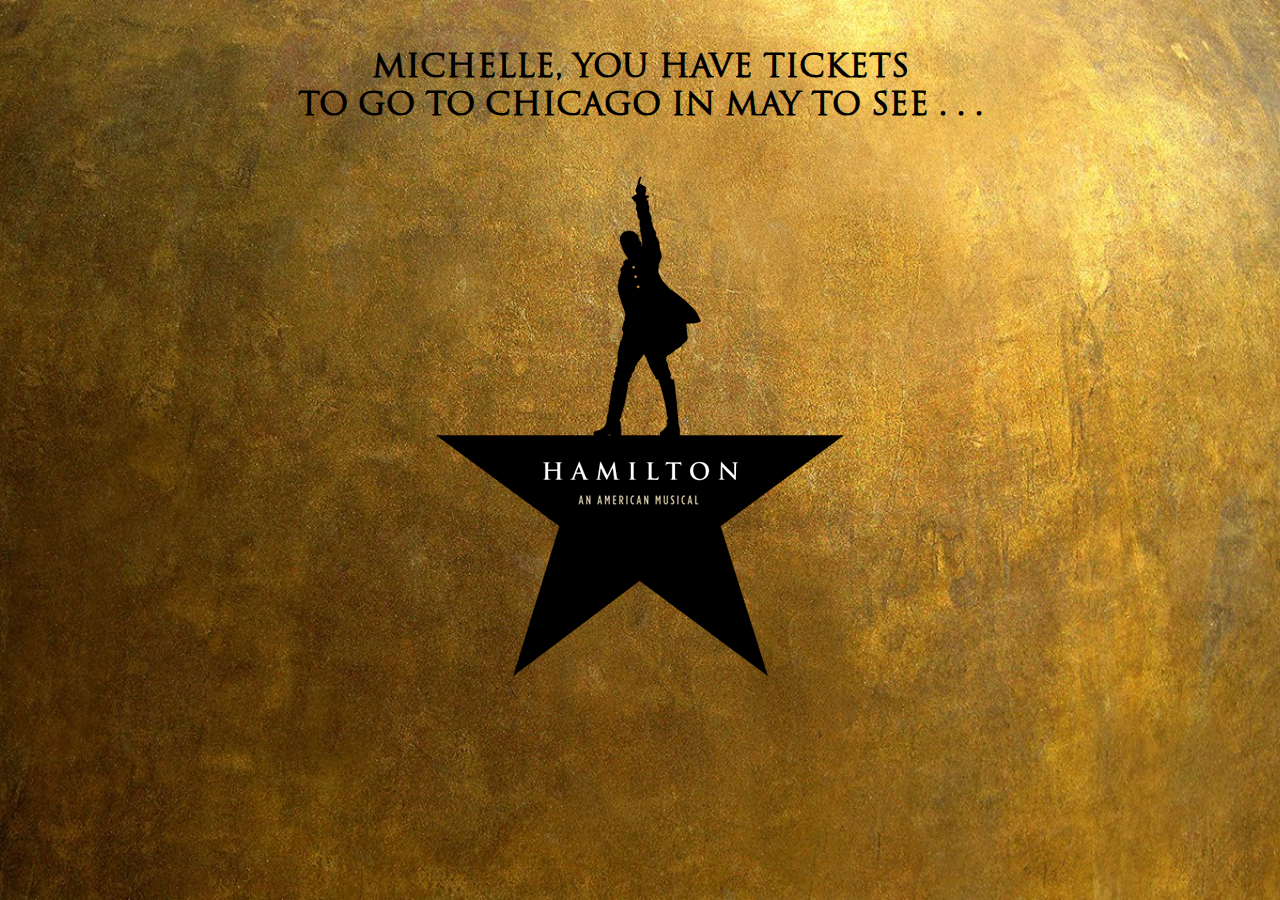
<file: announcement.html>
<!DOCTYPE html>
<html lang="en">
<head>
	<meta charset="UTF-8">
	<title>Announcement</title>

	<link rel="stylesheet" href="announcement.css">
</head>
<body>
	<h1>Michelle, you have tickets <br /> to go to Chicago in May to see . . . </h1>

	<div id="fade" class="logo">
		<img src="hamilton-logo.png">
	</div>
</body>
</html>
</file>
<file: announcement.css>
@font-face {
	font-family: "Trajan Pro Regular";
	src:url("Trajan Pro Regular.ttf") format("truetype");
}

body {
	background: url(hamilton.jpg) no-repeat center center fixed;
	background-size: cover;
	font-family: "Trajan Pro Regular"

}

h1 { 
	text-align: center;
	margin: 50px;
	text-transform: uppercase;
	 }

.logo {
	height: 75px;
	text-align: center;
}

 
#fade img {
    animation: fadein 12s;
    -moz-animation: fadein 12s; /* Firefox */
    -webkit-animation: fadein 12s; /* Safari and Chrome */
    -o-animation: fadein 12s; /* Opera */
}

@keyframes fadein {
    from {
        opacity:0;
    }
    to {
        opacity:1;
    }
}







#snow{
	background: none;
	font-family: Androgyne;
	background-image: url('http://www.wearewebstars.dk/codepen/img/s1.png'), url('http://www.wearewebstars.dk/codepen/img//s2.png'), url('http://www.wearewebstars.dk/codepen/img//s3.png');
	height: 100%;
	left: 0;
	position: absolute;
	top: 0;
	width: 100%;
	z-index:1;
	-webkit-animation: snow 10s linear infinite;
	-moz-animation: snow 10s linear infinite;
	-ms-animation: snow 10s linear infinite;
	animation: snow 10s linear infinite;
}
@keyframes snow {
  0% {background-position: 0px 0px, 0px 0px, 0px 0px;}
  50% {background-position: 500px 500px, 100px 200px, -100px 150px;}
  100% {background-position: 500px 1000px, 200px 400px, -100px 300px;}
}
@-moz-keyframes snow {
  0% {background-position: 0px 0px, 0px 0px, 0px 0px;}
  50% {background-position: 500px 500px, 100px 200px, -100px 150px;}
  100% {background-position: 400px 1000px, 200px 400px, 100px 300px;}
}
@-webkit-keyframes snow {
  0% {background-position: 0px 0px, 0px 0px, 0px 0px;}
  50% {background-position: 500px 500px, 100px 200px, -100px 150px;}
  100% {background-position: 500px 1000px, 200px 400px, -100px 300px;}
}
@-ms-keyframes snow {
  0% {background-position: 0px 0px, 0px 0px, 0px 0px;}
  50% {background-position: 500px 500px, 100px 200px, -100px 150px;}
  100% {background-position: 500px 1000px, 200px 400px, -100px 300px;}
}
</file>
